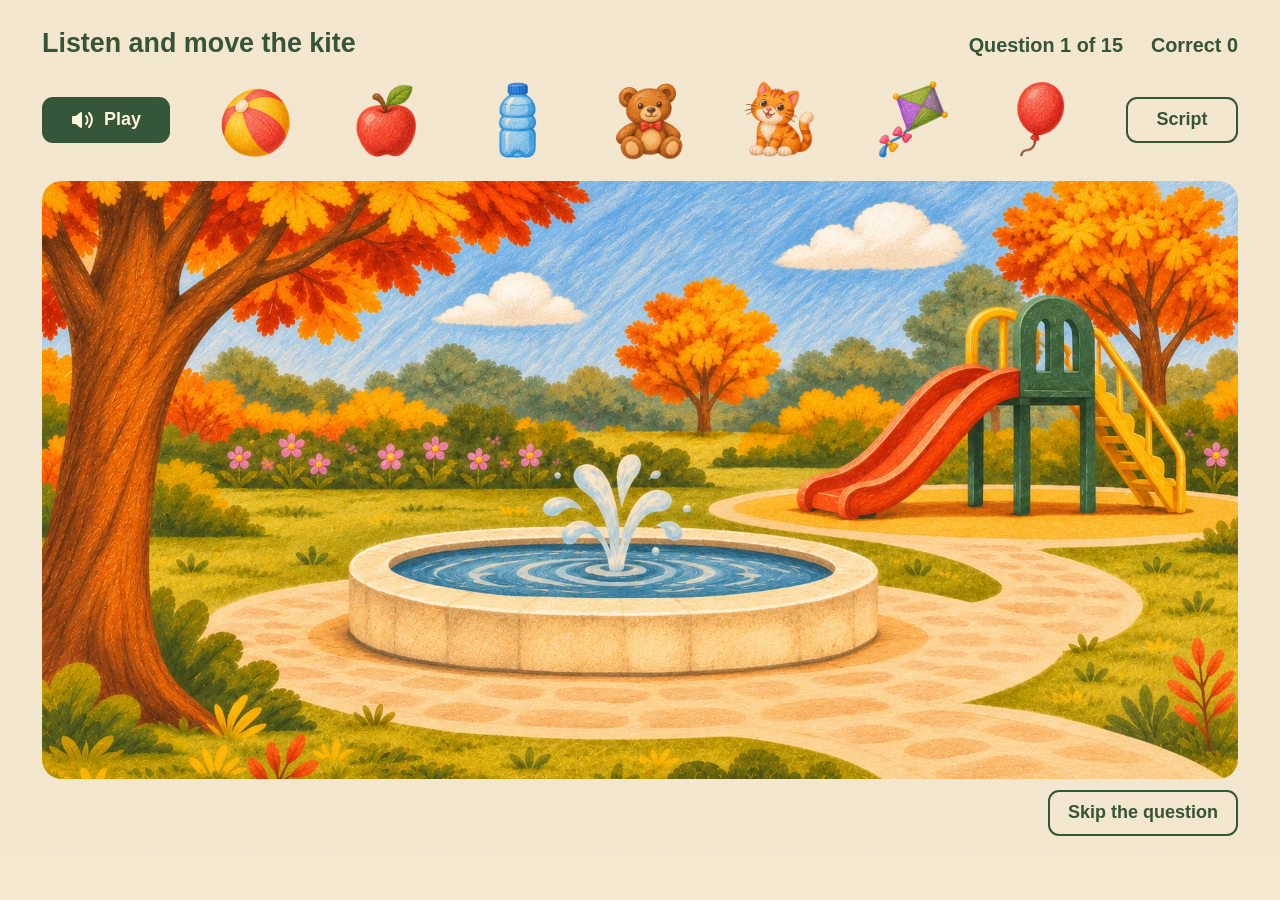
<file: index.html>
<!doctype html>
<html lang="en">
<head>
  <meta charset="utf-8">
  <meta name="viewport" content="width=device-width, initial-scale=1">
  <meta name="theme-color" content="#f5e8cf">
  <meta name="description" content="Listen, move objects in the park, and practise English prepositions.">
  <title>Listen and move</title>
  <link rel="icon" href="assets/icon.svg" type="image/svg+xml">
  <link rel="preload" as="image" href="assets/park.webp" fetchpriority="high">
  <link rel="stylesheet" href="styles.css">
  <script defer src="questions.js"></script>
  <script defer src="progress.js"></script>
  <script defer src="geometry.js"></script>
  <script defer src="pointer.js"></script>
  <script defer src="app.js"></script>
</head>
<body>
  <main id="game" class="game" aria-label="English listening game"></main>
  <noscript>Please enable JavaScript to play.</noscript>
</body>
</html>
</file>
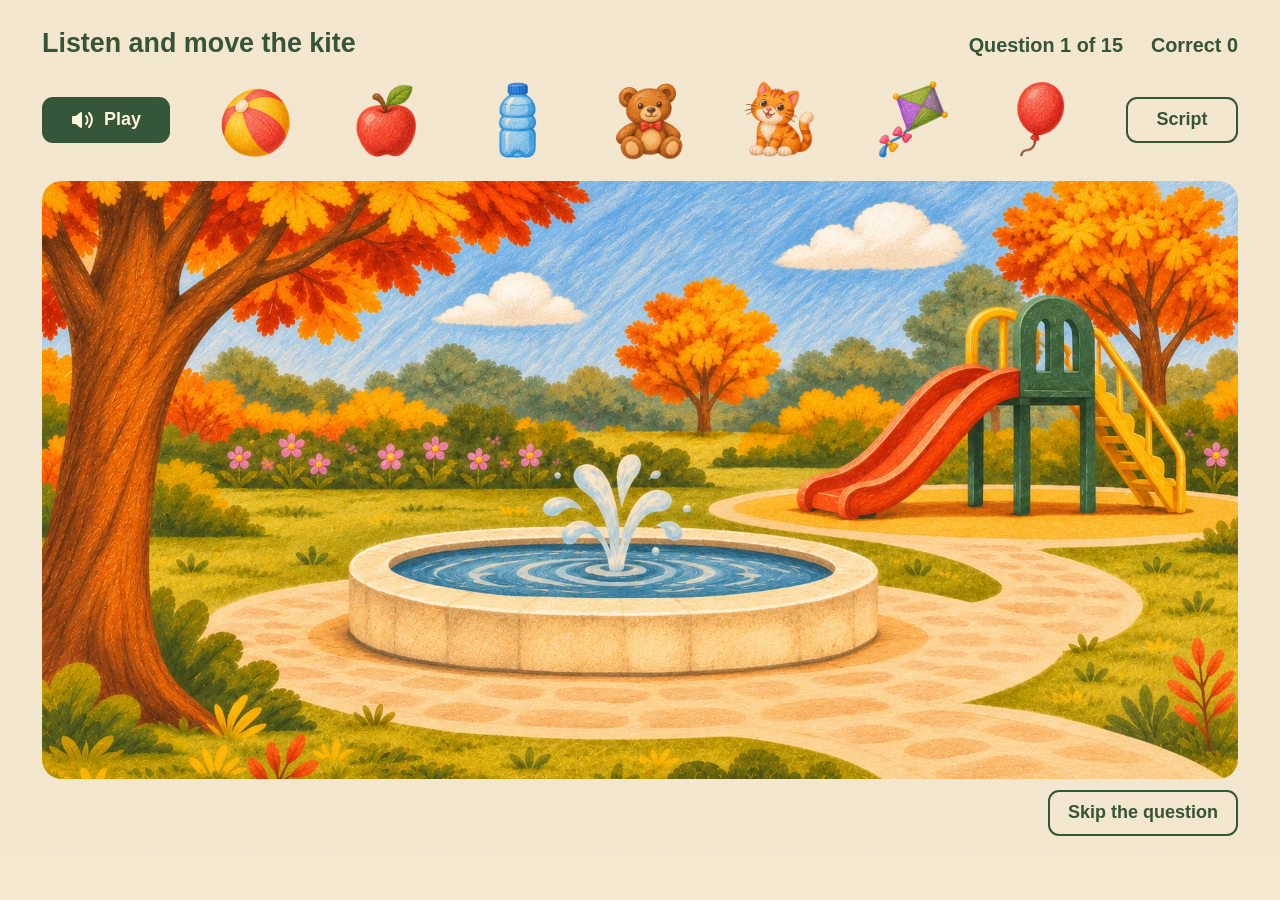
<file: tools/input-check.html>
<!doctype html>
<html lang="en"><head><meta charset="utf-8"><meta name="viewport" content="width=device-width,initial-scale=1"><base href="../"><title>Pointer input check</title><link rel="stylesheet" href="styles.css"><script defer src="questions.js"></script><script defer src="tools/input-questions.js"></script><script defer src="progress.js"></script><script defer src="geometry.js"></script><script defer src="pointer.js"></script><script defer src="app.js"></script></head><body><main id="game" class="game" aria-label="English listening game"></main></body></html>
</file>
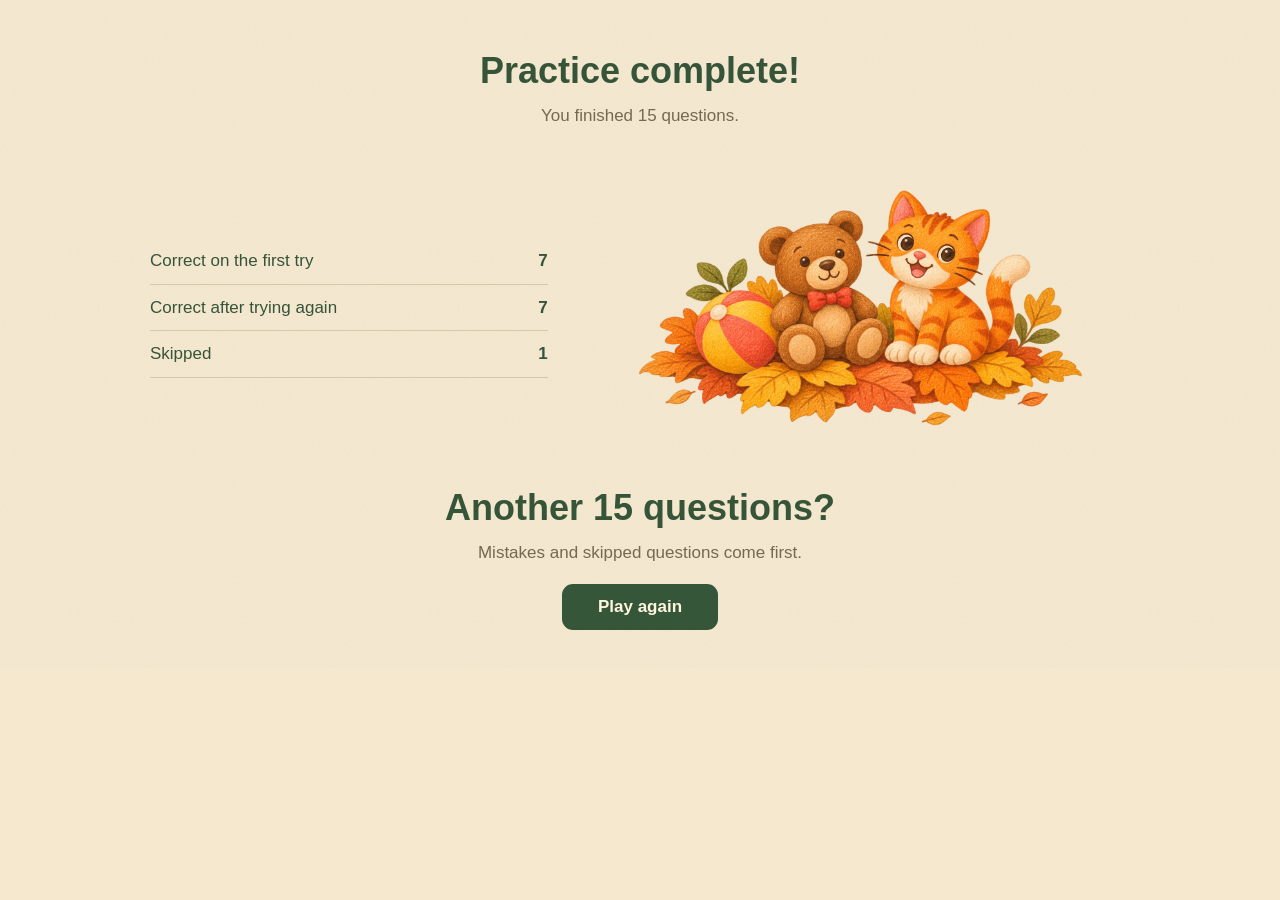
<file: tools/results-preview.html>
<!doctype html><html lang="en"><head><meta charset="utf-8"><meta name="viewport" content="width=device-width,initial-scale=1"><base href="../"><title>Practice complete</title><link rel="stylesheet" href="styles.css"></head><body><main class="game"><section class="results"><header class="results-header"><h1>Practice complete!</h1><p class="results-intro">You finished 15 questions.</p></header><div class="results-body"><dl><div><dt>Correct on the first try</dt><dd>7</dd></div><div><dt>Correct after trying again</dt><dd>7</dd></div><div><dt>Skipped</dt><dd>1</dd></div></dl><div class="results-drawing"><img src="assets/results.webp" alt="A kitten and a teddy bear sitting together in autumn leaves beside a ball."></div></div><footer class="results-footer"><p class="results-next">Another 15 questions?</p><p class="results-repeat">Mistakes and skipped questions come first.</p><button class="control play" id="again" type="button">Play again</button></footer></section></main><script>document.getElementById("again").onclick=()=>{location.href=new URL("index.html",document.baseURI).href;};</script></body></html>
</file>
<file: styles.css>
:root {
  color-scheme: light;
  --paper: #f5e8cf;
  --ink: #365438;
  --muted: #756a51;
  --accent: #355638;
  --error: #a5432d;
  font-family: "Trebuchet MS", "Segoe UI", sans-serif;
  color: var(--ink);
  background: var(--paper);
}
* { box-sizing: border-box; }
.loading-screen { min-height: 60vh; display: flex; align-items: center; justify-content: center; flex-direction: column; gap: 16px; font-size: 20px; }
body { margin: 0; background-image: url("assets/paper.svg"); }
button { font: inherit; cursor: pointer; -webkit-tap-highlight-color: transparent; }
button:disabled { cursor: default; opacity: .5; }
button:focus-visible, [data-zone]:focus-visible { outline: 3px solid #8c682e; outline-offset: 4px; }
[hidden] { display: none !important; }
.game { width: min(100%, 1536px); margin: 0 auto; padding: 26px 42px 18px; }
.heading { display: flex; align-items: baseline; justify-content: space-between; gap: 16px; margin-bottom: 14px; }
.instruction { font-size: clamp(18px, 2.1vw, 28px); font-weight: 700; line-height: 1.3; margin: 0; }
.stats { display: flex; gap: 28px; margin-left: auto; flex-shrink: 0; font-size: clamp(14px, 1.55vw, 21px); font-weight: 600; font-variant-numeric: tabular-nums; }
.stats b { font-weight: inherit; }
.toolbar { display: grid; grid-template-columns: 128px minmax(0, 1fr) 112px; align-items: center; gap: 24px; margin-bottom: 16px; }
.control { min-height: 46px; border-radius: 11px; border: 2px solid var(--accent); padding: 8px 18px; font-size: 18px; font-weight: 600; color: var(--ink); background: transparent; transition: background-color 150ms ease, border-color 150ms ease, color 150ms ease, transform 120ms ease; }
.play { display: inline-flex; align-items: center; justify-content: center; gap: 9px; color: #fff6df; background: var(--accent); }
.play img { width: 24px; height: 24px; }
.control:active { transform: translateY(1px); }
@media (hover: hover) and (pointer: fine) {
  .control.play:not(:disabled):hover { background: #456b44; border-color: #456b44; transform: translateY(-1px); }
  .control:not(.play):not(:disabled):hover { background: #35563814; border-color: #2a452d; color: #233d28; transform: translateY(-1px); }
}
.control:not(:disabled):active { transform: translateY(1px); }
.objects { display: grid; grid-template-columns: repeat(7, minmax(0, 1fr)); gap: 8px; }
.object { width: 100%; height: clamp(56px, 7vw, 100px); border: 0; background: transparent; padding: 0; touch-action: none; cursor: grab; }
.object { position: relative; outline: none; -webkit-user-select: none; user-select: none; }
.object:focus-visible { outline: none; }
.object:focus-visible::after { content: ''; position: absolute; bottom: 0; left: 43%; right: 43%; height: 3px; border-radius: 3px; background: var(--accent); }
.object:active { cursor: grabbing; }
.object img { width: 100%; height: 100%; object-fit: contain; display: block; pointer-events: none; transform-origin: 50% 85%; transition: transform 160ms ease, opacity 160ms ease; }
.object[aria-pressed=true] img { transform: translateY(-5px) scale(1.08); }
.object.in-flight img { opacity: .18; }
@media (hover: hover) { .object:not([aria-pressed=true]):hover img { transform: translateY(-4px) rotate(-3deg) scale(1.05); } }
.script { padding: 0 0 14px; font-size: 17px; line-height: 1.5; }
.script p { margin: 0; }
.script p + p { margin-top: 4px; color: var(--muted); }
.scene-wrap { border-radius: 20px; overflow: hidden; position: relative; line-height: 0; }
.scene { display: block; width: 100%; height: auto; touch-action: pan-y pinch-zoom; user-select: none; }
.scene, .scene:focus, .scene:focus-visible,
.scene [data-zone], .scene [data-zone]:focus, .scene [data-zone]:focus-visible { outline: none; box-shadow: none; }
.scene [data-zone] { cursor: default; fill: transparent; stroke: transparent; }
.has-selection .scene [data-zone] { cursor: crosshair; }
.keyboard-mode .scene [data-zone]:focus { fill: #fff1b744; stroke: #654a24; stroke-width: 2; }
.scene #preview, .scene #placed, .scene #focus, .scene #focus-label { pointer-events: none; }
.answer-feedback #zones { opacity: 0; pointer-events: none; }
.region-outline { stroke-linecap: round; stroke-linejoin: round; }
.region-label { font-family: "Trebuchet MS", "Segoe UI", sans-serif; font-weight: 700; fill: #fff8e9; }
.feedback-row { display: flex; align-items: center; justify-content: space-between; gap: 20px; min-height: 60px; padding-top: 8px; }
.feedback { margin: 0; font-size: 18px; font-weight: 600; line-height: 1.4; }
.feedback[data-kind=wrong] { color: var(--error); }
.skip { margin-left: auto; flex-shrink: 0; }
.storage-note { color: var(--error); font-size: 14px; margin: 8px 0; line-height: 1.5; }
.ghost { position: fixed; width: 72px; height: 72px; transform: translate(-50%, -50%); pointer-events: none; z-index: 50; }
.ghost img { width: 100%; height: 100%; object-fit: contain; }
.ghost.returning { transition: left 280ms ease-out, top 280ms ease-out; }
.results { --result-heading-size: clamp(28px,3vw,36px); --result-body-size: 17px; width: 100%; max-width: 1140px; margin: 24px auto 20px; line-height: 1.5; }
.results-header { text-align: center; width: 100%; }
.results-body { display: grid; grid-template-columns: minmax(0,.85fr) minmax(0,1.15fr); align-items: center; gap: 44px; max-width: 980px; margin: 14px auto; }
.results h1 { font-size: var(--result-heading-size); line-height: 1.15; margin: 0 0 12px; }
.results-intro { color: var(--muted); margin: 0; font-size: var(--result-body-size); }
.results dl { margin: 26px 0; }
.results dl > div { display: flex; justify-content: space-between; align-items: center; gap: 16px; padding: 10px 0; border-bottom: 1px solid #d8c8a9; }
.results dt { max-width: 245px; font-size: var(--result-body-size); }
.results dd { margin: 0; font-size: var(--result-body-size); font-weight: 700; line-height: 1.5; }
.results-footer { text-align: center; width: 100%; }
.results-next { color: var(--ink); font-size: var(--result-heading-size); font-weight: 700; line-height: 1.15; margin: 0 0 12px; }
.results-repeat { color: var(--muted); font-size: var(--result-body-size); margin: 0; }
.results .control { margin-top: 18px; min-width: 156px; font-size: var(--result-body-size); }
.results .storage-note { font-size: var(--result-body-size); }
.results-drawing { min-width: 0; }
.results-drawing img { width: 100%; height: auto; max-height: 330px; object-fit: contain; display: block; }
@media (min-width: 1000px) and (min-height: 600px) {
  .game { width: min(100%, 1536px, calc((100svh - 260px) * 2 + 84px)); }
}
@media (max-width: 800px) {
  .game { padding: 18px 20px 12px; }
  .heading { flex-wrap: wrap; gap: 8px; }
  .stats { font-size: 15px; gap: 20px; }
  .toolbar { grid-template-columns: 104px 1fr 94px; gap: 10px; }
  .objects { gap: 0; }
  .object { height: 58px; }
  .control { font-size: 16px; padding: 8px 12px; }
  .scene-wrap { overflow: hidden; border-radius: 14px; }
  .scene { min-width: 0; width: 100%; }
  .feedback, .skip { font-size: 16px; }
}
@media (max-width: 580px) {
  .game { padding-inline: 14px; }
  .heading { display: grid; }
  .stats { justify-self: end; }
  .toolbar { grid-template-columns: 1fr 1fr; gap: 8px; }
  .play { justify-self: start; min-width: 104px; }
  .script-button { grid-column: 2; grid-row: 1; justify-self: end; }
  .objects { grid-column: 1 / -1; grid-row: 2; }
  .object { min-height: 48px; }
  .feedback-row { gap: 4px 8px; flex-wrap: wrap; }
  .feedback { flex: 1 1 150px; }
}
@media (max-width: 700px) {
  .results { --result-heading-size: 26px; --result-body-size: 15px; margin: 18px auto; max-width: 440px; }
  .results-body { grid-template-columns: 1fr; gap: 0; margin: 14px auto; }
  .results-drawing { grid-row: 1; }
  .results-drawing img { max-height: 210px; object-fit: contain; }
  .results dl { margin: 18px 0; }
}
@media (prefers-reduced-motion: reduce) {
  *, *::before, *::after { transition: none !important; animation: none !important; }
}
</file>
